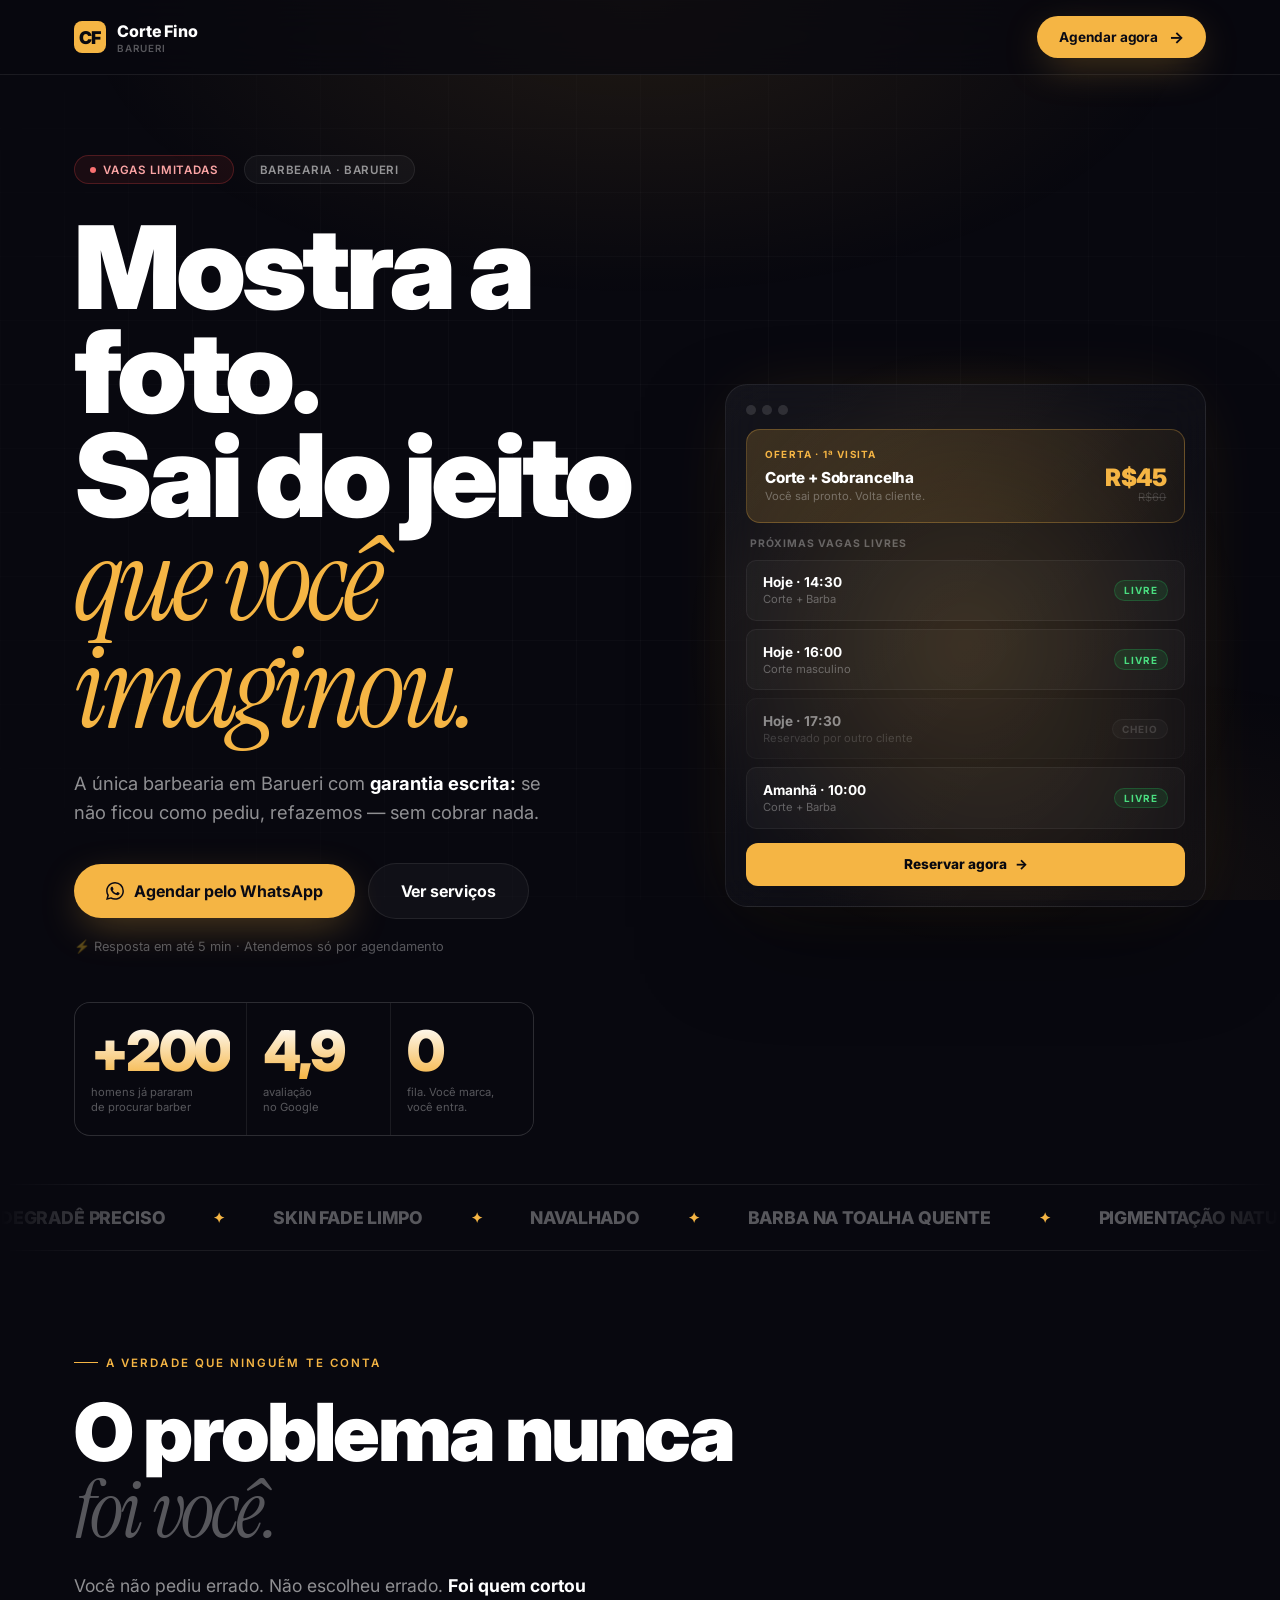
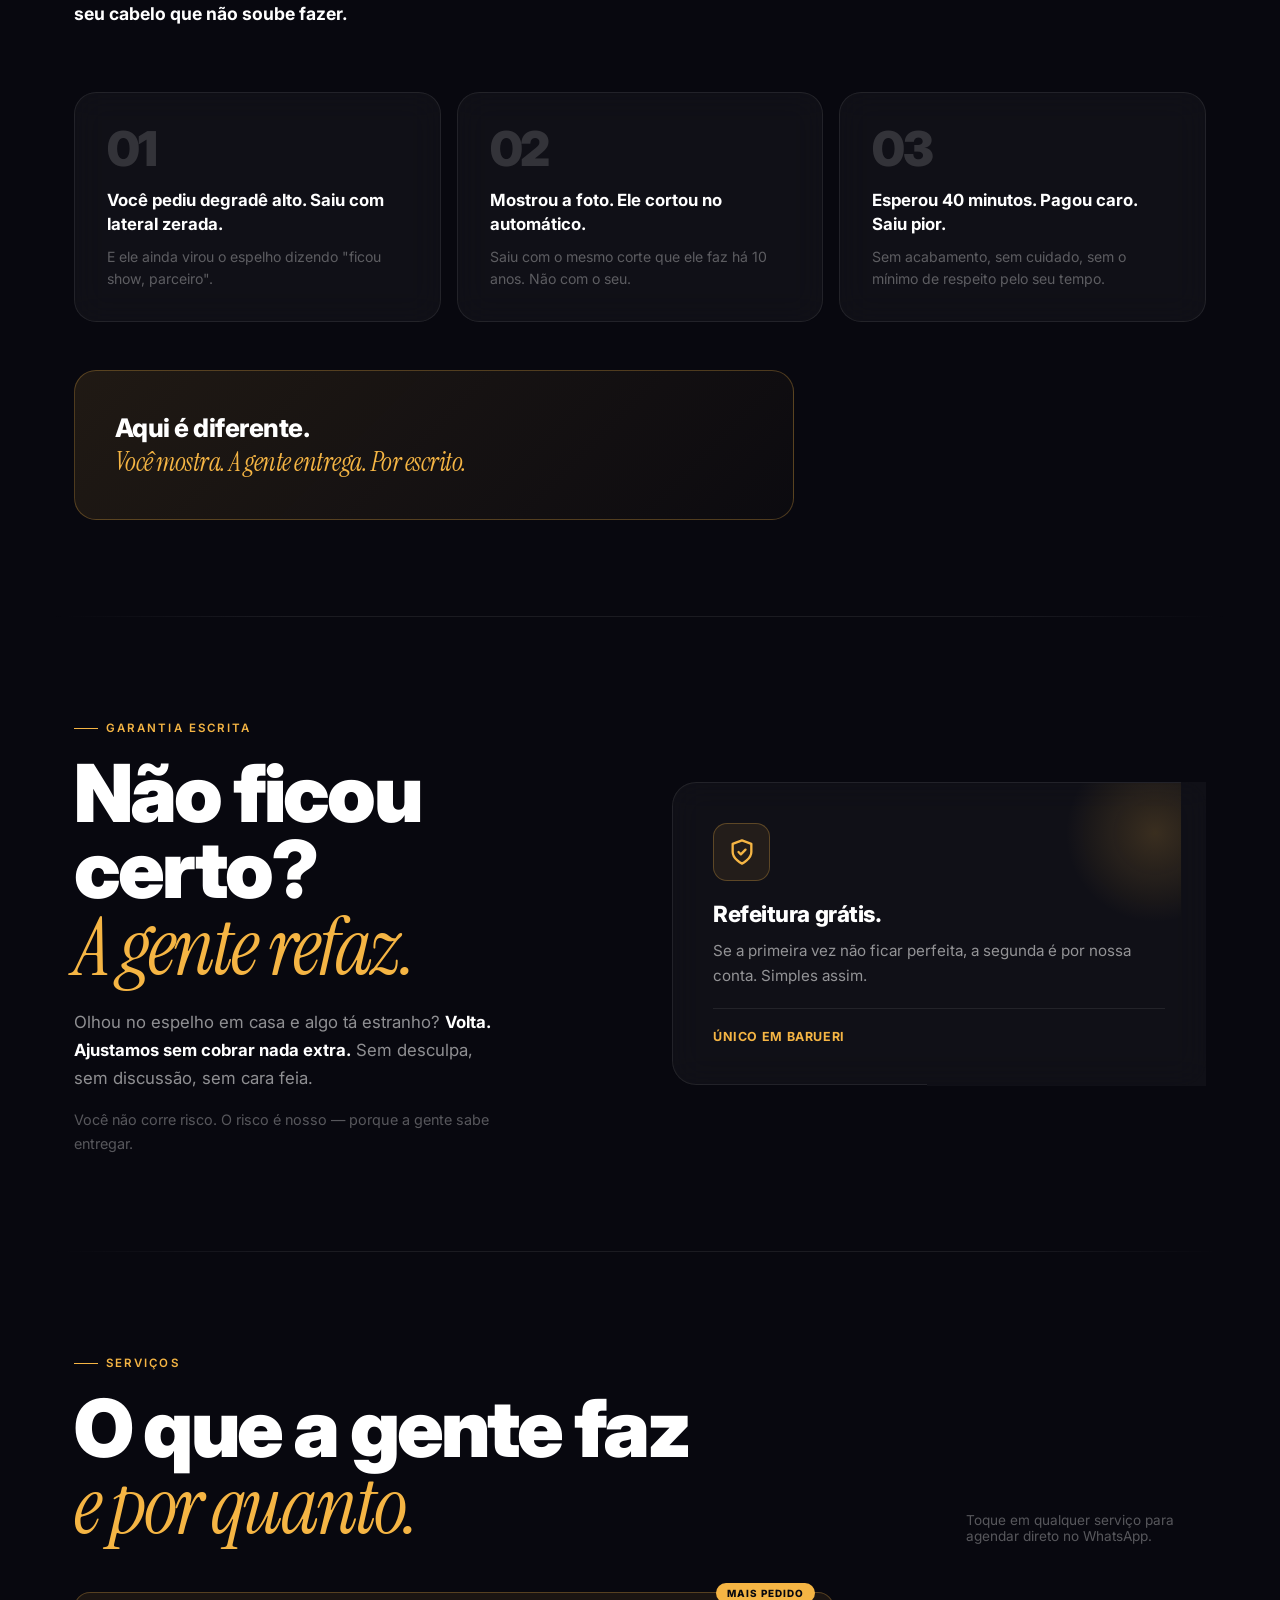
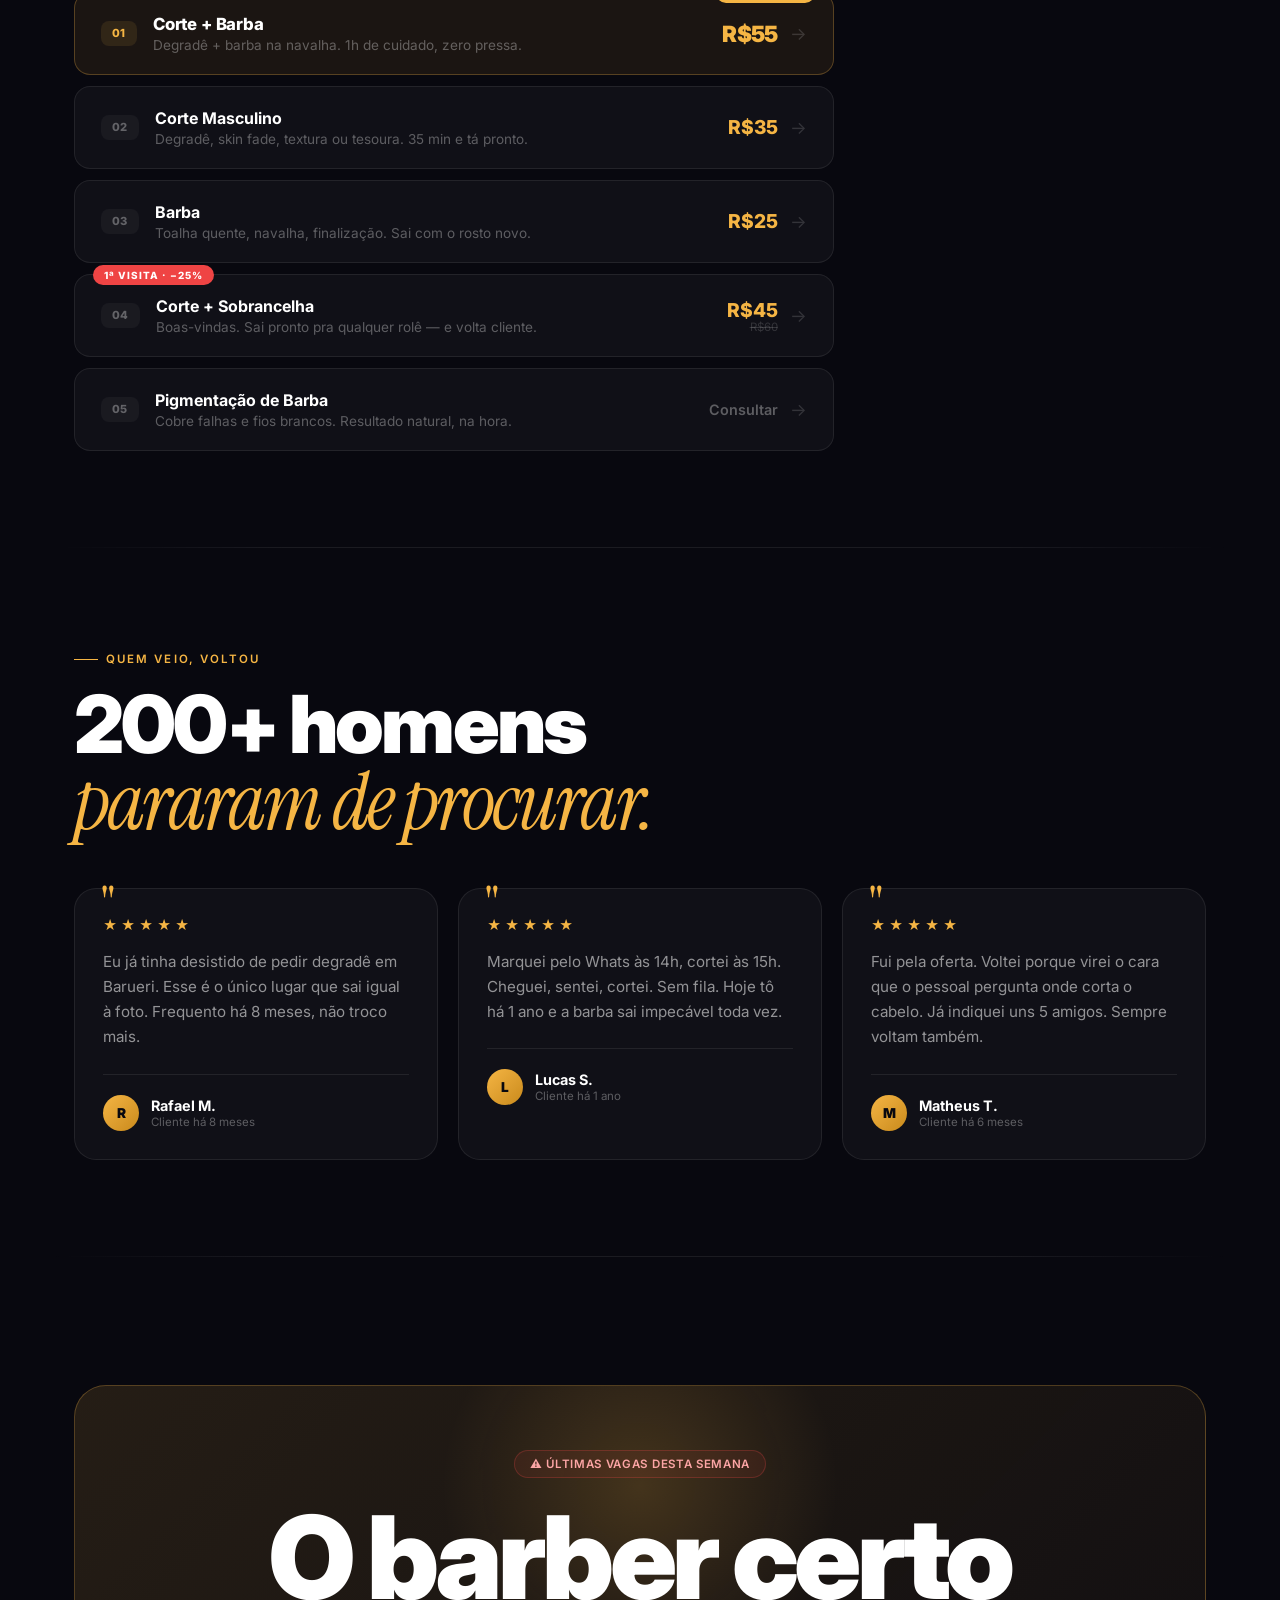
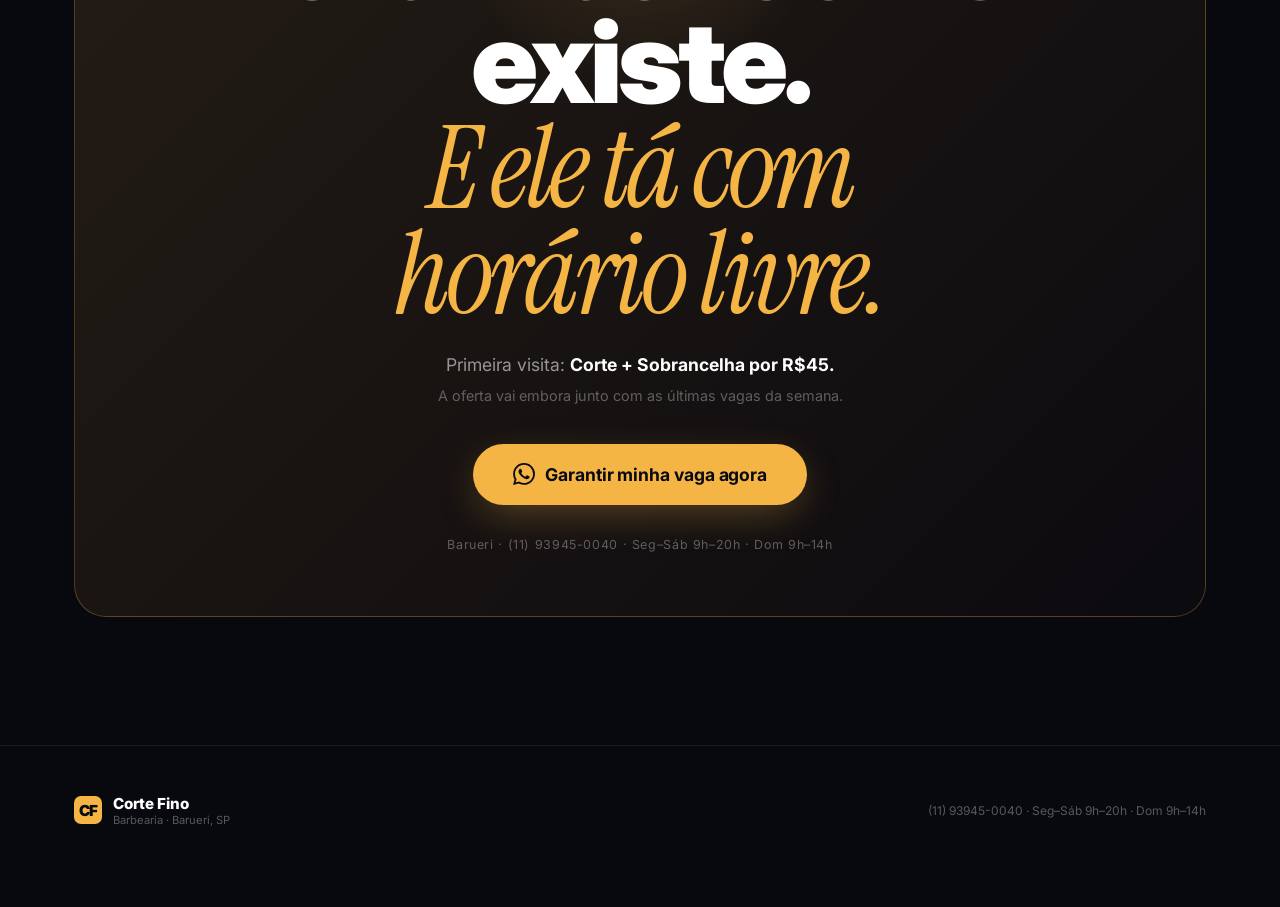
<file: corte-fino/index.html>
<!DOCTYPE html>
<html lang="pt-BR">
<head>
  <meta charset="UTF-8" />
  <meta name="viewport" content="width=device-width, initial-scale=1.0" />
  <title>Corte Fino — A barbearia em Barueri onde você sai como pediu</title>
  <meta name="description" content="Barbearia em Barueri com garantia escrita: você mostra a foto, sai igual. Se não ficar certo, refazemos sem custo. Primeira visita: Corte + Sobrancelha por R$45." />
  <link href="https://fonts.googleapis.com/css2?family=Instrument+Serif:ital@0;1&family=Inter:wght@400;500;600;700;800;900&display=swap" rel="stylesheet" />
  <link rel="stylesheet" href="style.css">
</head>
<body>
<div class="bg-fx"></div>
<div class="grid-bg"></div>

<div class="content">

  <!-- NAV -->
  <nav style="position: sticky; top: 0; z-index: 50; padding: 1rem 0; background: rgba(8,8,15,0.7); backdrop-filter: blur(24px); border-bottom: 1px solid var(--border);">
    <div class="wrap" style="display: flex; align-items: center; justify-content: space-between;">
      <div style="display: flex; align-items: center; gap: 0.7rem;">
        <div style="width: 32px; height: 32px; border-radius: 8px; background: var(--gold); display: flex; align-items: center; justify-content: center; color: #08080F; font-weight: 900; font-size: 1.1rem; letter-spacing: -0.05em;">CF</div>
        <div>
          <div style="font-size: 1rem; font-weight: 800; letter-spacing: -0.01em;">Corte Fino</div>
          <div style="font-size: 0.62rem; color: var(--text-3); letter-spacing: 0.1em; text-transform: uppercase; font-weight: 600; margin-top: 1px;">Barueri</div>
        </div>
      </div>
      <a href="https://wa.me/5511939450040?text=Oi!%20Vi%20o%20site%20da%20Corte%20Fino%20e%20quero%20agendar" target="_blank" class="btn btn-gold" style="padding: 0.7rem 1.4rem; font-size: 0.85rem;">
        Agendar agora
        <span style="font-size: 1rem;">→</span>
      </a>
    </div>
  </nav>

  <!-- HERO -->
  <section style="padding-top: 5rem; padding-bottom: 3rem;">
    <div class="wrap">
      <div style="display: grid; grid-template-columns: 1.1fr 0.9fr; gap: 4rem; align-items: center;" class="grid-2">

        <!-- LEFT -->
        <div>
          <div style="display: flex; align-items: center; gap: 0.6rem; flex-wrap: wrap; margin-bottom: 2rem;">
            <span class="pill pill-red"><span class="blink" style="display: inline-block; width: 6px; height: 6px; border-radius: 50%; background: #f87171;"></span> Vagas limitadas</span>
            <span class="pill pill-glass">Barbearia · Barueri</span>
          </div>

          <h1 class="h1">
            Mostra a foto.<br />
            Sai do jeito<br />
            <span class="serif" style="color: var(--gold);">que você imaginou.</span>
          </h1>

          <p style="margin-top: 1.75rem; font-size: 1.15rem; color: var(--text-2); max-width: 480px; line-height: 1.6;">
            A única barbearia em Barueri com <strong style="color: #fff;">garantia escrita:</strong> se não ficou como pediu, refazemos — sem cobrar nada.
          </p>

          <div style="margin-top: 2.25rem; display: flex; align-items: center; gap: 0.8rem; flex-wrap: wrap;">
            <a href="https://wa.me/5511939450040?text=Oi!%20Quero%20aproveitar%20a%20oferta%20de%20primeira%20visita%20-%20Corte%20%2B%20Sobrancelha%20por%20R%2445" target="_blank" class="btn btn-gold pulse">
              <svg width="18" height="18" viewBox="0 0 24 24" fill="currentColor"><path d="M17.472 14.382c-.297-.149-1.758-.867-2.03-.967-.273-.099-.471-.148-.67.15-.197.297-.767.966-.94 1.164-.173.199-.347.223-.644.075-.297-.15-1.255-.463-2.39-1.475-.883-.788-1.48-1.761-1.653-2.059-.173-.297-.018-.458.13-.606.134-.133.298-.347.446-.52.149-.174.198-.298.298-.497.099-.198.05-.371-.025-.52-.075-.149-.669-1.612-.916-2.207-.242-.579-.487-.5-.669-.51-.173-.008-.371-.01-.57-.01-.198 0-.52.074-.792.372-.272.297-1.04 1.016-1.04 2.479 0 1.462 1.065 2.875 1.213 3.074.149.198 2.096 3.2 5.077 4.487.709.306 1.262.489 1.694.625.712.227 1.36.195 1.871.118.571-.085 1.758-.719 2.006-1.413.248-.694.248-1.289.173-1.413-.074-.124-.272-.198-.57-.347m-5.421 7.403h-.004a9.87 9.87 0 01-5.031-1.378l-.361-.214-3.741.982.998-3.648-.235-.374a9.86 9.86 0 01-1.51-5.26c.001-5.45 4.436-9.884 9.888-9.884 2.64 0 5.122 1.03 6.988 2.898a9.825 9.825 0 012.893 6.994c-.003 5.45-4.437 9.884-9.885 9.884m8.413-18.297A11.815 11.815 0 0012.05 0C5.495 0 .16 5.335.157 11.892c0 2.096.547 4.142 1.588 5.945L.057 24l6.305-1.654a11.882 11.882 0 005.683 1.448h.005c6.554 0 11.89-5.335 11.893-11.893a11.821 11.821 0 00-3.48-8.413z"/></svg>
              Agendar pelo WhatsApp
            </a>
            <a href="#servicos" class="btn btn-ghost">Ver serviços</a>
          </div>

          <p style="margin-top: 1.25rem; font-size: 0.8rem; color: var(--text-3);">
            ⚡ Resposta em até 5 min · Atendemos só por agendamento
          </p>

          <!-- STATS -->
          <div style="margin-top: 3rem; display: grid; grid-template-columns: repeat(3, 1fr); gap: 1px; background: var(--border); border: 1px solid var(--border); border-radius: 16px; overflow: hidden; max-width: 460px;">
            <div style="padding: 1.25rem 1rem; background: var(--bg);">
              <div class="stat-big">+200</div>
              <div style="font-size: 0.7rem; color: var(--text-3); margin-top: 0.4rem; line-height: 1.3;">homens já pararam<br />de procurar barber</div>
            </div>
            <div style="padding: 1.25rem 1rem; background: var(--bg);">
              <div class="stat-big">4,9</div>
              <div style="font-size: 0.7rem; color: var(--text-3); margin-top: 0.4rem; line-height: 1.3;">avaliação<br />no Google</div>
            </div>
            <div style="padding: 1.25rem 1rem; background: var(--bg);">
              <div class="stat-big">0</div>
              <div style="font-size: 0.7rem; color: var(--text-3); margin-top: 0.4rem; line-height: 1.3;">fila. Você marca,<br />você entra.</div>
            </div>
          </div>
        </div>

        <!-- RIGHT — DASHBOARD MOCKUP -->
        <div class="hide-mobile" style="position: relative;">

          <div style="position: absolute; inset: -40px; background: radial-gradient(ellipse at center, rgba(245,181,68,0.18), transparent 70%); pointer-events: none; z-index: 0;"></div>

          <div class="mockup" style="position: relative; z-index: 1;">
            <div class="mockup-bar"><span></span><span></span><span></span></div>

            <!-- offer banner inside mockup -->
            <div style="background: linear-gradient(135deg, rgba(245,181,68,0.18), rgba(245,181,68,0.04)); border: 1px solid var(--gold-border); border-radius: 14px; padding: 1.1rem; margin-bottom: 0.9rem;">
              <div style="font-size: 0.62rem; color: var(--gold); font-weight: 700; letter-spacing: 0.12em; text-transform: uppercase; margin-bottom: 0.4rem;">Oferta · 1ª visita</div>
              <div style="display: flex; align-items: center; justify-content: space-between;">
                <div>
                  <div style="font-size: 0.95rem; font-weight: 800; letter-spacing: -0.01em;">Corte + Sobrancelha</div>
                  <div style="font-size: 0.7rem; color: var(--text-3); margin-top: 2px;">Você sai pronto. Volta cliente.</div>
                </div>
                <div style="text-align: right;">
                  <div style="font-size: 1.5rem; font-weight: 900; color: var(--gold); letter-spacing: -0.03em; line-height: 1;">R$45</div>
                  <div class="strike" style="font-size: 0.7rem;">R$60</div>
                </div>
              </div>
            </div>

            <div style="font-size: 0.65rem; color: var(--text-3); font-weight: 700; letter-spacing: 0.1em; text-transform: uppercase; margin-bottom: 0.6rem; padding: 0 0.2rem;">Próximas vagas livres</div>

            <div class="mockup-row">
              <div>
                <strong>Hoje · 14:30</strong>
                <div style="font-size: 0.7rem; color: var(--text-3); margin-top: 2px;">Corte + Barba</div>
              </div>
              <span class="mockup-status">Livre</span>
            </div>
            <div class="mockup-row">
              <div>
                <strong>Hoje · 16:00</strong>
                <div style="font-size: 0.7rem; color: var(--text-3); margin-top: 2px;">Corte masculino</div>
              </div>
              <span class="mockup-status">Livre</span>
            </div>
            <div class="mockup-row" style="opacity: 0.5;">
              <div>
                <strong>Hoje · 17:30</strong>
                <div style="font-size: 0.7rem; color: var(--text-3); margin-top: 2px;">Reservado por outro cliente</div>
              </div>
              <span style="font-size: 0.62rem; font-weight: 700; letter-spacing: 0.1em; text-transform: uppercase; padding: 0.2rem 0.55rem; border-radius: 100px; background: rgba(255,255,255,0.05); color: var(--text-3); border: 1px solid var(--border);">Cheio</span>
            </div>
            <div class="mockup-row">
              <div>
                <strong>Amanhã · 10:00</strong>
                <div style="font-size: 0.7rem; color: var(--text-3); margin-top: 2px;">Corte + Barba</div>
              </div>
              <span class="mockup-status">Livre</span>
            </div>

            <a href="https://wa.me/5511939450040?text=Oi!%20Quero%20reservar%20um%20hor%C3%A1rio%20na%20Corte%20Fino" target="_blank" style="display: flex; align-items: center; justify-content: center; gap: 0.5rem; margin-top: 0.9rem; padding: 0.85rem; background: var(--gold); color: #08080F; font-weight: 800; font-size: 0.85rem; border-radius: 12px; text-decoration: none; transition: all 0.18s;">
              Reservar agora <span>→</span>
            </a>
          </div>

        </div>

      </div>
    </div>
  </section>

  <!-- MARQUEE -->
  <div class="marquee">
    <div class="marquee-track">
      <span class="marquee-item">DEGRADÊ PRECISO</span>
      <span class="marquee-item">SKIN FADE LIMPO</span>
      <span class="marquee-item">NAVALHADO</span>
      <span class="marquee-item">BARBA NA TOALHA QUENTE</span>
      <span class="marquee-item">PIGMENTAÇÃO NATURAL</span>
      <span class="marquee-item">SOBRANCELHA MASCULINA</span>
      <span class="marquee-item">DEGRADÊ PRECISO</span>
      <span class="marquee-item">SKIN FADE LIMPO</span>
      <span class="marquee-item">NAVALHADO</span>
      <span class="marquee-item">BARBA NA TOALHA QUENTE</span>
      <span class="marquee-item">PIGMENTAÇÃO NATURAL</span>
      <span class="marquee-item">SOBRANCELHA MASCULINA</span>
    </div>
  </div>

  <!-- DOR -->
  <section>
    <div class="wrap">
      <div style="max-width: 720px;">
        <div class="eyebrow" style="margin-bottom: 1.5rem;">A verdade que ninguém te conta</div>
        <h2 class="h2">
          O problema nunca<br />
          <span class="serif" style="color: var(--text-3);">foi você.</span>
        </h2>
        <p style="margin-top: 1.5rem; font-size: 1.1rem; color: var(--text-2); max-width: 540px; line-height: 1.6;">
          Você não pediu errado. Não escolheu errado. <strong style="color: #fff;">Foi quem cortou seu cabelo que não soube fazer.</strong>
        </p>
      </div>

      <div style="display: grid; grid-template-columns: repeat(3, 1fr); gap: 1rem; margin-top: 4rem;" class="grid-2">

        <div class="glass" style="padding: 2rem; border-radius: 22px; position: relative;">
          <div style="font-size: 3rem; font-weight: 900; color: var(--text-4); letter-spacing: -0.05em; line-height: 1;">01</div>
          <p style="margin-top: 1rem; font-weight: 700; font-size: 1.05rem; line-height: 1.4;">Você pediu degradê alto. Saiu com lateral zerada.</p>
          <p style="margin-top: 0.6rem; color: var(--text-3); font-size: 0.88rem; line-height: 1.55;">E ele ainda virou o espelho dizendo "ficou show, parceiro".</p>
        </div>

        <div class="glass" style="padding: 2rem; border-radius: 22px; position: relative;">
          <div style="font-size: 3rem; font-weight: 900; color: var(--text-4); letter-spacing: -0.05em; line-height: 1;">02</div>
          <p style="margin-top: 1rem; font-weight: 700; font-size: 1.05rem; line-height: 1.4;">Mostrou a foto. Ele cortou no automático.</p>
          <p style="margin-top: 0.6rem; color: var(--text-3); font-size: 0.88rem; line-height: 1.55;">Saiu com o mesmo corte que ele faz há 10 anos. Não com o seu.</p>
        </div>

        <div class="glass" style="padding: 2rem; border-radius: 22px; position: relative;">
          <div style="font-size: 3rem; font-weight: 900; color: var(--text-4); letter-spacing: -0.05em; line-height: 1;">03</div>
          <p style="margin-top: 1rem; font-weight: 700; font-size: 1.05rem; line-height: 1.4;">Esperou 40 minutos. Pagou caro. Saiu pior.</p>
          <p style="margin-top: 0.6rem; color: var(--text-3); font-size: 0.88rem; line-height: 1.55;">Sem acabamento, sem cuidado, sem o mínimo de respeito pelo seu tempo.</p>
        </div>

      </div>

      <div style="margin-top: 3rem; padding: 2.5rem; border-radius: 22px; background: linear-gradient(135deg, rgba(245,181,68,0.1), rgba(245,181,68,0.02)); border: 1px solid var(--gold-border); max-width: 720px;">
        <p style="font-size: clamp(1.2rem, 2.5vw, 1.6rem); font-weight: 800; line-height: 1.3; letter-spacing: -0.02em;">
          Aqui é diferente.<br />
          <span class="serif" style="color: var(--gold); font-weight: 400;">Você mostra. A gente entrega. Por escrito.</span>
        </p>
      </div>
    </div>
  </section>

  <div class="divider wrap"></div>

  <!-- GARANTIA -->
  <section>
    <div class="wrap">
      <div style="display: grid; grid-template-columns: 1fr 1fr; gap: 4rem; align-items: center;" class="grid-2">
        <div>
          <div class="eyebrow" style="margin-bottom: 1.25rem;">Garantia escrita</div>
          <h2 class="h2">
            Não ficou certo?<br />
            <span class="serif" style="color: var(--gold);">A gente refaz.</span>
          </h2>
          <p style="margin-top: 1.5rem; font-size: 1.05rem; color: var(--text-2); max-width: 420px; line-height: 1.65;">
            Olhou no espelho em casa e algo tá estranho? <strong style="color: #fff;">Volta. Ajustamos sem cobrar nada extra.</strong> Sem desculpa, sem discussão, sem cara feia.
          </p>
          <p style="margin-top: 1rem; font-size: 0.9rem; color: var(--text-3); max-width: 420px; line-height: 1.6;">
            Você não corre risco. O risco é nosso — porque a gente sabe entregar.
          </p>
        </div>

        <div class="glass" style="padding: 2.5rem; border-radius: 24px; position: relative; overflow: hidden;">
          <div style="position: absolute; top: -40px; right: -40px; width: 180px; height: 180px; background: radial-gradient(circle, rgba(245,181,68,0.18), transparent 70%); pointer-events: none;"></div>
          <div style="position: relative;">
            <div style="display: inline-flex; padding: 0.85rem; border-radius: 14px; background: var(--gold-glass); border: 1px solid var(--gold-border); margin-bottom: 1.25rem;">
              <svg width="28" height="28" viewBox="0 0 24 24" fill="none" stroke="var(--gold)" stroke-width="2" stroke-linecap="round" stroke-linejoin="round"><path d="M12 22s8-4 8-10V5l-8-3-8 3v7c0 6 8 10 8 10z"/><path d="m9 12 2 2 4-4"/></svg>
            </div>
            <p style="font-size: 1.4rem; font-weight: 800; line-height: 1.2; letter-spacing: -0.02em; margin-bottom: 0.75rem;">Refeitura grátis.</p>
            <p style="color: var(--text-2); font-size: 0.95rem; line-height: 1.6;">Se a primeira vez não ficar perfeita, a segunda é por nossa conta. Simples assim.</p>
            <p style="margin-top: 1.25rem; padding-top: 1.25rem; border-top: 1px solid var(--border); font-size: 0.78rem; color: var(--gold); font-weight: 700; letter-spacing: 0.05em; text-transform: uppercase;">Único em Barueri</p>
          </div>
        </div>
      </div>
    </div>
  </section>

  <div class="divider wrap"></div>

  <!-- SERVIÇOS -->
  <section id="servicos">
    <div class="wrap">
      <div style="display: flex; align-items: end; justify-content: space-between; margin-bottom: 3rem; flex-wrap: wrap; gap: 1rem;">
        <div>
          <div class="eyebrow" style="margin-bottom: 1.25rem;">Serviços</div>
          <h2 class="h2">O que a gente faz<br /><span class="serif" style="color: var(--gold);">e por quanto.</span></h2>
        </div>
        <p style="font-size: 0.85rem; color: var(--text-3); max-width: 240px;">Toque em qualquer serviço para agendar direto no WhatsApp.</p>
      </div>

      <div style="display: flex; flex-direction: column; gap: 0.7rem; max-width: 760px;">

        <a href="https://wa.me/5511939450040?text=Oi!%20Quero%20agendar%20o%20combo%20Corte%20%2B%20Barba%20na%20Corte%20Fino" target="_blank" class="srv" style="border-color: var(--gold-border); background: var(--gold-glass);">
          <div style="position: absolute; top: 0; right: 18px; transform: translateY(-50%); background: var(--gold); color: #08080F; font-size: 0.62rem; font-weight: 800; padding: 0.25rem 0.7rem; border-radius: 100px; letter-spacing: 0.1em; text-transform: uppercase;">Mais pedido</div>
          <div style="display: flex; align-items: center; gap: 1rem;">
            <div style="font-size: 0.7rem; color: var(--gold); font-weight: 800; letter-spacing: 0.04em; padding: 0.35rem 0.7rem; background: rgba(245,181,68,0.1); border-radius: 8px;">01</div>
            <div>
              <p style="font-weight: 800; font-size: 1.05rem; letter-spacing: -0.01em;">Corte + Barba</p>
              <p style="color: var(--text-3); font-size: 0.85rem; margin-top: 0.2rem;">Degradê + barba na navalha. 1h de cuidado, zero pressa.</p>
            </div>
          </div>
          <div style="display: flex; align-items: center; gap: 0.8rem;">
            <span style="font-size: 1.4rem; font-weight: 900; color: var(--gold); letter-spacing: -0.03em;">R$55</span>
            <span class="srv-arrow">→</span>
          </div>
        </a>

        <a href="https://wa.me/5511939450040?text=Oi!%20Quero%20agendar%20um%20corte%20na%20Corte%20Fino" target="_blank" class="srv">
          <div style="display: flex; align-items: center; gap: 1rem;">
            <div style="font-size: 0.7rem; color: var(--text-3); font-weight: 800; letter-spacing: 0.04em; padding: 0.35rem 0.7rem; background: rgba(255,255,255,0.04); border-radius: 8px;">02</div>
            <div>
              <p style="font-weight: 700; font-size: 1rem;">Corte Masculino</p>
              <p style="color: var(--text-3); font-size: 0.85rem; margin-top: 0.2rem;">Degradê, skin fade, textura ou tesoura. 35 min e tá pronto.</p>
            </div>
          </div>
          <div style="display: flex; align-items: center; gap: 0.8rem;">
            <span style="font-size: 1.2rem; font-weight: 800; color: var(--gold);">R$35</span>
            <span class="srv-arrow">→</span>
          </div>
        </a>

        <a href="https://wa.me/5511939450040?text=Oi!%20Quero%20agendar%20uma%20barba%20na%20Corte%20Fino" target="_blank" class="srv">
          <div style="display: flex; align-items: center; gap: 1rem;">
            <div style="font-size: 0.7rem; color: var(--text-3); font-weight: 800; letter-spacing: 0.04em; padding: 0.35rem 0.7rem; background: rgba(255,255,255,0.04); border-radius: 8px;">03</div>
            <div>
              <p style="font-weight: 700; font-size: 1rem;">Barba</p>
              <p style="color: var(--text-3); font-size: 0.85rem; margin-top: 0.2rem;">Toalha quente, navalha, finalização. Sai com o rosto novo.</p>
            </div>
          </div>
          <div style="display: flex; align-items: center; gap: 0.8rem;">
            <span style="font-size: 1.2rem; font-weight: 800; color: var(--gold);">R$25</span>
            <span class="srv-arrow">→</span>
          </div>
        </a>

        <a href="https://wa.me/5511939450040?text=Oi!%20Quero%20aproveitar%20a%20oferta%20de%20primeira%20visita%20-%20Corte%20%2B%20Sobrancelha%20por%20R%2445" target="_blank" class="srv">
          <div style="position: absolute; top: 0; left: 18px; transform: translateY(-50%); background: #ef4444; color: #fff; font-size: 0.62rem; font-weight: 800; padding: 0.25rem 0.7rem; border-radius: 100px; letter-spacing: 0.1em; text-transform: uppercase;">1ª visita · −25%</div>
          <div style="display: flex; align-items: center; gap: 1rem;">
            <div style="font-size: 0.7rem; color: var(--text-3); font-weight: 800; letter-spacing: 0.04em; padding: 0.35rem 0.7rem; background: rgba(255,255,255,0.04); border-radius: 8px;">04</div>
            <div>
              <p style="font-weight: 700; font-size: 1rem;">Corte + Sobrancelha</p>
              <p style="color: var(--text-3); font-size: 0.85rem; margin-top: 0.2rem;">Boas-vindas. Sai pronto pra qualquer rolê — e volta cliente.</p>
            </div>
          </div>
          <div style="display: flex; align-items: center; gap: 0.8rem;">
            <div style="text-align: right;">
              <p style="font-size: 1.2rem; font-weight: 800; color: var(--gold);">R$45</p>
              <p class="strike" style="font-size: 0.72rem; line-height: 1;">R$60</p>
            </div>
            <span class="srv-arrow">→</span>
          </div>
        </a>

        <a href="https://wa.me/5511939450040?text=Oi!%20Quero%20saber%20sobre%20pigmenta%C3%A7%C3%A3o%20de%20barba%20na%20Corte%20Fino" target="_blank" class="srv">
          <div style="display: flex; align-items: center; gap: 1rem;">
            <div style="font-size: 0.7rem; color: var(--text-3); font-weight: 800; letter-spacing: 0.04em; padding: 0.35rem 0.7rem; background: rgba(255,255,255,0.04); border-radius: 8px;">05</div>
            <div>
              <p style="font-weight: 700; font-size: 1rem;">Pigmentação de Barba</p>
              <p style="color: var(--text-3); font-size: 0.85rem; margin-top: 0.2rem;">Cobre falhas e fios brancos. Resultado natural, na hora.</p>
            </div>
          </div>
          <div style="display: flex; align-items: center; gap: 0.8rem;">
            <span style="font-size: 0.9rem; font-weight: 600; color: var(--text-3);">Consultar</span>
            <span class="srv-arrow">→</span>
          </div>
        </a>

      </div>
    </div>
  </section>

  <div class="divider wrap"></div>

  <!-- DEPOIMENTOS -->
  <section>
    <div class="wrap">
      <div style="margin-bottom: 3rem;">
        <div class="eyebrow" style="margin-bottom: 1.25rem;">Quem veio, voltou</div>
        <h2 class="h2">200+ homens<br /><span class="serif" style="color: var(--gold);">pararam de procurar.</span></h2>
      </div>

      <div style="display: grid; grid-template-columns: repeat(3, 1fr); gap: 1.25rem;" class="grid-2">

        <div class="quote">
          <span class="quote-mark">"</span>
          <div style="color: var(--gold); font-size: 0.85rem; letter-spacing: 4px; margin-bottom: 1rem;">★★★★★</div>
          <p style="color: var(--text-2); font-size: 0.95rem; line-height: 1.65;">Eu já tinha desistido de pedir degradê em Barueri. Esse é o único lugar que sai igual à foto. Frequento há 8 meses, não troco mais.</p>
          <div style="display: flex; align-items: center; gap: 0.75rem; padding-top: 1.25rem; margin-top: 1.5rem; border-top: 1px solid var(--border);">
            <div style="width: 36px; height: 36px; border-radius: 50%; background: linear-gradient(135deg, var(--gold), #c98a1c); display: flex; align-items: center; justify-content: center; font-weight: 900; font-size: 0.85rem; color: #08080F; flex-shrink: 0;">R</div>
            <div>
              <p style="font-weight: 700; font-size: 0.9rem;">Rafael M.</p>
              <p style="font-size: 0.72rem; color: var(--text-3); margin-top: 1px;">Cliente há 8 meses</p>
            </div>
          </div>
        </div>

        <div class="quote">
          <span class="quote-mark">"</span>
          <div style="color: var(--gold); font-size: 0.85rem; letter-spacing: 4px; margin-bottom: 1rem;">★★★★★</div>
          <p style="color: var(--text-2); font-size: 0.95rem; line-height: 1.65;">Marquei pelo Whats às 14h, cortei às 15h. Cheguei, sentei, cortei. Sem fila. Hoje tô há 1 ano e a barba sai impecável toda vez.</p>
          <div style="display: flex; align-items: center; gap: 0.75rem; padding-top: 1.25rem; margin-top: 1.5rem; border-top: 1px solid var(--border);">
            <div style="width: 36px; height: 36px; border-radius: 50%; background: linear-gradient(135deg, var(--gold), #c98a1c); display: flex; align-items: center; justify-content: center; font-weight: 900; font-size: 0.85rem; color: #08080F; flex-shrink: 0;">L</div>
            <div>
              <p style="font-weight: 700; font-size: 0.9rem;">Lucas S.</p>
              <p style="font-size: 0.72rem; color: var(--text-3); margin-top: 1px;">Cliente há 1 ano</p>
            </div>
          </div>
        </div>

        <div class="quote">
          <span class="quote-mark">"</span>
          <div style="color: var(--gold); font-size: 0.85rem; letter-spacing: 4px; margin-bottom: 1rem;">★★★★★</div>
          <p style="color: var(--text-2); font-size: 0.95rem; line-height: 1.65;">Fui pela oferta. Voltei porque virei o cara que o pessoal pergunta onde corta o cabelo. Já indiquei uns 5 amigos. Sempre voltam também.</p>
          <div style="display: flex; align-items: center; gap: 0.75rem; padding-top: 1.25rem; margin-top: 1.5rem; border-top: 1px solid var(--border);">
            <div style="width: 36px; height: 36px; border-radius: 50%; background: linear-gradient(135deg, var(--gold), #c98a1c); display: flex; align-items: center; justify-content: center; font-weight: 900; font-size: 0.85rem; color: #08080F; flex-shrink: 0;">M</div>
            <div>
              <p style="font-weight: 700; font-size: 0.9rem;">Matheus T.</p>
              <p style="font-size: 0.72rem; color: var(--text-3); margin-top: 1px;">Cliente há 6 meses</p>
            </div>
          </div>
        </div>

      </div>
    </div>
  </section>

  <div class="divider wrap"></div>

  <!-- CTA FINAL -->
  <section style="padding: 8rem 0;">
    <div class="wrap">
      <div style="position: relative; padding: 4rem 2.5rem; border-radius: 32px; background: linear-gradient(135deg, rgba(245,181,68,0.12), rgba(245,181,68,0.02)); border: 1px solid var(--gold-border); overflow: hidden; text-align: center;">

        <div style="position: absolute; top: -100px; left: 50%; transform: translateX(-50%); width: 400px; height: 400px; background: radial-gradient(circle, rgba(245,181,68,0.18), transparent 70%); pointer-events: none;"></div>

        <div style="position: relative;">
          <span class="pill pill-red blink" style="margin-bottom: 1.75rem;">⚠️ Últimas vagas desta semana</span>

          <h2 class="h1" style="margin-bottom: 1.5rem;">
            O barber certo<br />existe.<br />
            <span class="serif" style="color: var(--gold);">E ele tá com<br />horário livre.</span>
          </h2>

          <p style="color: var(--text-2); font-size: 1.1rem; max-width: 480px; margin: 0 auto 0.5rem; line-height: 1.6;">
            Primeira visita: <strong style="color: #fff;">Corte + Sobrancelha por R$45.</strong>
          </p>
          <p style="color: var(--text-3); font-size: 0.9rem; margin-bottom: 2.5rem;">A oferta vai embora junto com as últimas vagas da semana.</p>

          <a href="https://wa.me/5511939450040?text=Oi!%20Quero%20aproveitar%20a%20oferta%20de%20primeira%20visita%20-%20Corte%20%2B%20Sobrancelha%20por%20R%2445" target="_blank" class="btn btn-gold pulse" style="font-size: 1.1rem; padding: 1.2rem 2.5rem;">
            <svg width="22" height="22" viewBox="0 0 24 24" fill="currentColor"><path d="M17.472 14.382c-.297-.149-1.758-.867-2.03-.967-.273-.099-.471-.148-.67.15-.197.297-.767.966-.94 1.164-.173.199-.347.223-.644.075-.297-.15-1.255-.463-2.39-1.475-.883-.788-1.48-1.761-1.653-2.059-.173-.297-.018-.458.13-.606.134-.133.298-.347.446-.52.149-.174.198-.298.298-.497.099-.198.05-.371-.025-.52-.075-.149-.669-1.612-.916-2.207-.242-.579-.487-.5-.669-.51-.173-.008-.371-.01-.57-.01-.198 0-.52.074-.792.372-.272.297-1.04 1.016-1.04 2.479 0 1.462 1.065 2.875 1.213 3.074.149.198 2.096 3.2 5.077 4.487.709.306 1.262.489 1.694.625.712.227 1.36.195 1.871.118.571-.085 1.758-.719 2.006-1.413.248-.694.248-1.289.173-1.413-.074-.124-.272-.198-.57-.347m-5.421 7.403h-.004a9.87 9.87 0 01-5.031-1.378l-.361-.214-3.741.982.998-3.648-.235-.374a9.86 9.86 0 01-1.51-5.26c.001-5.45 4.436-9.884 9.888-9.884 2.64 0 5.122 1.03 6.988 2.898a9.825 9.825 0 012.893 6.994c-.003 5.45-4.437 9.884-9.885 9.884m8.413-18.297A11.815 11.815 0 0012.05 0C5.495 0 .16 5.335.157 11.892c0 2.096.547 4.142 1.588 5.945L.057 24l6.305-1.654a11.882 11.882 0 005.683 1.448h.005c6.554 0 11.89-5.335 11.893-11.893a11.821 11.821 0 00-3.48-8.413z"/></svg>
            Garantir minha vaga agora
          </a>

          <p style="margin-top: 2rem; font-size: 0.78rem; color: var(--text-3); letter-spacing: 0.05em;">
            Barueri · (11) 93945-0040 · Seg–Sáb 9h–20h · Dom 9h–14h
          </p>
        </div>

      </div>
    </div>
  </section>

  <!-- FOOTER -->
  <footer style="padding: 3rem 0 5rem; border-top: 1px solid var(--border);">
    <div class="wrap" style="display: flex; align-items: center; justify-content: space-between; flex-wrap: wrap; gap: 1.5rem;">
      <div style="display: flex; align-items: center; gap: 0.7rem;">
        <div style="width: 28px; height: 28px; border-radius: 7px; background: var(--gold); display: flex; align-items: center; justify-content: center; color: #08080F; font-weight: 900; font-size: 0.95rem; letter-spacing: -0.05em;">CF</div>
        <div>
          <div style="font-size: 0.95rem; font-weight: 800;">Corte Fino</div>
          <div style="font-size: 0.7rem; color: var(--text-3);">Barbearia · Barueri, SP</div>
        </div>
      </div>
      <p style="font-size: 0.75rem; color: var(--text-3);">(11) 93945-0040 · Seg–Sáb 9h–20h · Dom 9h–14h</p>
    </div>
  </footer>

</div>

<!-- STICKY MOBILE -->
<div class="mobile-cta">
  <a href="https://wa.me/5511939450040?text=Oi!%20Quero%20aproveitar%20a%20oferta%20de%20primeira%20visita%20-%20Corte%20%2B%20Sobrancelha%20por%20R%2445" target="_blank" class="btn btn-gold" style="width: 100%; justify-content: center; font-size: 0.95rem;">
    <svg width="18" height="18" viewBox="0 0 24 24" fill="currentColor"><path d="M17.472 14.382c-.297-.149-1.758-.867-2.03-.967-.273-.099-.471-.148-.67.15-.197.297-.767.966-.94 1.164-.173.199-.347.223-.644.075-.297-.15-1.255-.463-2.39-1.475-.883-.788-1.48-1.761-1.653-2.059-.173-.297-.018-.458.13-.606.134-.133.298-.347.446-.52.149-.174.198-.298.298-.497.099-.198.05-.371-.025-.52-.075-.149-.669-1.612-.916-2.207-.242-.579-.487-.5-.669-.51-.173-.008-.371-.01-.57-.01-.198 0-.52.074-.792.372-.272.297-1.04 1.016-1.04 2.479 0 1.462 1.065 2.875 1.213 3.074.149.198 2.096 3.2 5.077 4.487.709.306 1.262.489 1.694.625.712.227 1.36.195 1.871.118.571-.085 1.758-.719 2.006-1.413.248-.694.248-1.289.173-1.413-.074-.124-.272-.198-.57-.347m-5.421 7.403h-.004a9.87 9.87 0 01-5.031-1.378l-.361-.214-3.741.982.998-3.648-.235-.374a9.86 9.86 0 01-1.51-5.26c.001-5.45 4.436-9.884 9.888-9.884 2.64 0 5.122 1.03 6.988 2.898a9.825 9.825 0 012.893 6.994c-.003 5.45-4.437 9.884-9.885 9.884m8.413-18.297A11.815 11.815 0 0012.05 0C5.495 0 .16 5.335.157 11.892c0 2.096.547 4.142 1.588 5.945L.057 24l6.305-1.654a11.882 11.882 0 005.683 1.448h.005c6.554 0 11.89-5.335 11.893-11.893a11.821 11.821 0 00-3.48-8.413z"/></svg>
    Garantir oferta · R$45
  </a>
</div>

</body>
</html>
</file>
<file: corte-fino/style.css>
:root {
  --bg: #08080F;
  --bg-2: #0E0E1A;
  --gold: #F5B544;
  --gold-bright: #FFCB5C;
  --glass: rgba(255,255,255,0.035);
  --border: rgba(255,255,255,0.08);
  --gold-glass: rgba(245,181,68,0.08);
  --gold-border: rgba(245,181,68,0.28);
  --text: #FFFFFF;
  --text-2: rgba(255,255,255,0.55);
  --text-3: rgba(255,255,255,0.32);
  --text-4: rgba(255,255,255,0.15);
}

* { margin: 0; padding: 0; box-sizing: border-box; }
html { scroll-behavior: smooth; }
body {
  font-family: 'Inter', sans-serif;
  background: var(--bg);
  color: var(--text);
  overflow-x: hidden;
  -webkit-font-smoothing: antialiased;
}
.serif { font-family: 'Instrument Serif', serif; font-style: italic; font-weight: 400; }

.bg-fx {
  position: fixed; inset: 0; z-index: 0; pointer-events: none;
  background:
    radial-gradient(ellipse 80% 60% at 50% 0%, rgba(245,181,68,0.10) 0%, transparent 55%),
    radial-gradient(ellipse 60% 50% at 90% 100%, rgba(245,181,68,0.05) 0%, transparent 50%);
}
.grid-bg {
  position: fixed; inset: 0; z-index: 0; pointer-events: none;
  background-image:
    linear-gradient(rgba(255,255,255,0.025) 1px, transparent 1px),
    linear-gradient(90deg, rgba(255,255,255,0.025) 1px, transparent 1px);
  background-size: 64px 64px;
  mask-image: radial-gradient(ellipse 80% 80% at 50% 50%, #000 30%, transparent 90%);
  -webkit-mask-image: radial-gradient(ellipse 80% 80% at 50% 50%, #000 30%, transparent 90%);
}
.content { position: relative; z-index: 2; }

.wrap { max-width: 1180px; margin: 0 auto; padding: 0 1.5rem; }

.h1 {
  font-size: clamp(3rem, 9vw, 7.5rem);
  font-weight: 900;
  line-height: 0.9;
  letter-spacing: -0.04em;
}
.h2 {
  font-size: clamp(2.4rem, 6.5vw, 5rem);
  font-weight: 900;
  line-height: 0.95;
  letter-spacing: -0.035em;
}
.eyebrow {
  font-size: 0.72rem;
  font-weight: 600;
  letter-spacing: 0.18em;
  text-transform: uppercase;
  color: var(--gold);
  display: inline-flex;
  align-items: center;
  gap: 0.5rem;
}
.eyebrow::before {
  content: '';
  width: 24px; height: 1px;
  background: var(--gold);
  display: inline-block;
}

.pill {
  display: inline-flex;
  align-items: center;
  gap: 0.45rem;
  padding: 0.4rem 0.95rem;
  border-radius: 100px;
  font-size: 0.72rem;
  font-weight: 600;
  letter-spacing: 0.06em;
  text-transform: uppercase;
}
.pill-gold { background: var(--gold-glass); border: 1px solid var(--gold-border); color: var(--gold); }
.pill-red { background: rgba(239,68,68,0.08); border: 1px solid rgba(239,68,68,0.25); color: #fca5a5; }
.pill-glass { background: var(--glass); border: 1px solid var(--border); color: var(--text-2); }

.btn {
  display: inline-flex;
  align-items: center;
  gap: 0.65rem;
  padding: 1.05rem 2rem;
  border-radius: 100px;
  font-size: 1rem;
  font-weight: 700;
  letter-spacing: -0.005em;
  text-decoration: none;
  transition: all 0.2s cubic-bezier(0.2, 0.8, 0.2, 1);
  white-space: nowrap;
  cursor: pointer;
  border: none;
}
.btn-gold {
  background: var(--gold);
  color: #0A0A14;
  box-shadow: 0 12px 40px -8px rgba(245,181,68,0.35);
}
.btn-gold:hover {
  background: var(--gold-bright);
  transform: translateY(-2px);
  box-shadow: 0 18px 50px -8px rgba(245,181,68,0.55);
}
.btn-ghost {
  background: var(--glass);
  color: #fff;
  border: 1px solid var(--border);
}
.btn-ghost:hover {
  background: rgba(255,255,255,0.06);
  border-color: var(--gold-border);
}

.glass {
  background: var(--glass);
  border: 1px solid var(--border);
  backdrop-filter: blur(16px);
  -webkit-backdrop-filter: blur(16px);
}

.divider {
  height: 1px;
  background: linear-gradient(90deg, transparent, var(--border) 20%, var(--border) 80%, transparent);
}

@keyframes pulse-ring {
  0% { box-shadow: 0 0 0 0 rgba(245,181,68,0.5), 0 12px 40px -8px rgba(245,181,68,0.35); }
  70% { box-shadow: 0 0 0 18px rgba(245,181,68,0), 0 12px 40px -8px rgba(245,181,68,0.35); }
  100% { box-shadow: 0 0 0 0 rgba(245,181,68,0), 0 12px 40px -8px rgba(245,181,68,0.35); }
}
.pulse { animation: pulse-ring 2.4s infinite; }

@keyframes blink {
  0%, 100% { opacity: 1; }
  50% { opacity: 0.4; }
}
.blink { animation: blink 1.8s infinite; }

@keyframes ticker {
  0% { transform: translateX(0); }
  100% { transform: translateX(-50%); }
}

.marquee {
  overflow: hidden;
  border-top: 1px solid var(--border);
  border-bottom: 1px solid var(--border);
  padding: 1.4rem 0;
  mask-image: linear-gradient(90deg, transparent, #000 10%, #000 90%, transparent);
  -webkit-mask-image: linear-gradient(90deg, transparent, #000 10%, #000 90%, transparent);
}
.marquee-track {
  display: flex;
  gap: 3rem;
  width: max-content;
  animation: ticker 35s linear infinite;
  align-items: center;
}
.marquee-item {
  font-size: 1.1rem;
  font-weight: 800;
  letter-spacing: -0.01em;
  color: var(--text-3);
  white-space: nowrap;
  display: flex;
  align-items: center;
  gap: 3rem;
}
.marquee-item::after {
  content: '✦';
  color: var(--gold);
  font-size: 0.9rem;
}

.mockup {
  position: relative;
  border-radius: 22px;
  padding: 1.25rem;
  background: linear-gradient(135deg, rgba(255,255,255,0.05), rgba(255,255,255,0.01));
  border: 1px solid var(--border);
  box-shadow: 0 40px 100px -20px rgba(0,0,0,0.5), 0 0 80px -20px rgba(245,181,68,0.15);
  backdrop-filter: blur(20px);
}
.mockup-bar {
  display: flex; gap: 6px; margin-bottom: 0.9rem;
}
.mockup-bar span {
  width: 10px; height: 10px; border-radius: 50%;
  background: rgba(255,255,255,0.12);
}
.mockup-row {
  display: flex; justify-content: space-between; align-items: center;
  padding: 0.85rem 1rem;
  border-radius: 10px;
  background: rgba(255,255,255,0.03);
  border: 1px solid rgba(255,255,255,0.05);
  margin-bottom: 0.5rem;
  font-size: 0.85rem;
}
.mockup-row strong { font-weight: 700; }
.mockup-status {
  font-size: 0.62rem;
  font-weight: 700;
  letter-spacing: 0.1em;
  text-transform: uppercase;
  padding: 0.2rem 0.55rem;
  border-radius: 100px;
  background: rgba(34,197,94,0.12);
  color: #4ade80;
  border: 1px solid rgba(34,197,94,0.25);
}

.srv {
  display: flex;
  align-items: center;
  justify-content: space-between;
  gap: 1rem;
  padding: 1.3rem 1.6rem;
  border-radius: 16px;
  border: 1px solid var(--border);
  background: var(--glass);
  transition: all 0.2s;
  text-decoration: none;
  color: inherit;
  position: relative;
}
.srv:hover {
  border-color: var(--gold-border);
  background: var(--gold-glass);
  transform: translateX(6px);
}
.srv:hover .srv-arrow { color: var(--gold); transform: translateX(4px); }
.srv-arrow { color: var(--text-4); transition: all 0.2s; font-size: 1.1rem; }

.quote {
  padding: 1.75rem;
  border-radius: 22px;
  border: 1px solid var(--border);
  background: var(--glass);
  transition: all 0.2s;
  position: relative;
}
.quote:hover {
  border-color: var(--gold-border);
  transform: translateY(-4px);
}
.quote-mark {
  position: absolute;
  top: -8px; left: 24px;
  font-size: 3rem;
  color: var(--gold);
  font-family: 'Instrument Serif', serif;
  line-height: 1;
}

.strike { text-decoration: line-through; color: var(--text-4); }

.mobile-cta {
  position: fixed;
  bottom: 0; left: 0; right: 0;
  z-index: 100;
  padding: 0.8rem 1rem;
  background: rgba(8,8,15,0.96);
  border-top: 1px solid var(--border);
  backdrop-filter: blur(24px);
  display: none;
}

@media (max-width: 768px) {
  .hide-mobile { display: none !important; }
  .grid-2 { grid-template-columns: 1fr !important; }
}
@media (max-width: 640px) {
  .mobile-cta { display: block; }
  body { padding-bottom: 80px; }
}

section { padding: 6rem 0; }
@media (max-width: 640px) {
  section { padding: 4rem 0; }
}

.stat-big {
  font-size: clamp(2.5rem, 5vw, 3.5rem);
  font-weight: 900;
  letter-spacing: -0.04em;
  line-height: 1;
  background: linear-gradient(180deg, #fff 0%, var(--gold) 100%);
  -webkit-background-clip: text;
  background-clip: text;
  color: transparent;
}

::selection { background: var(--gold); color: #08080F; }
</file>
